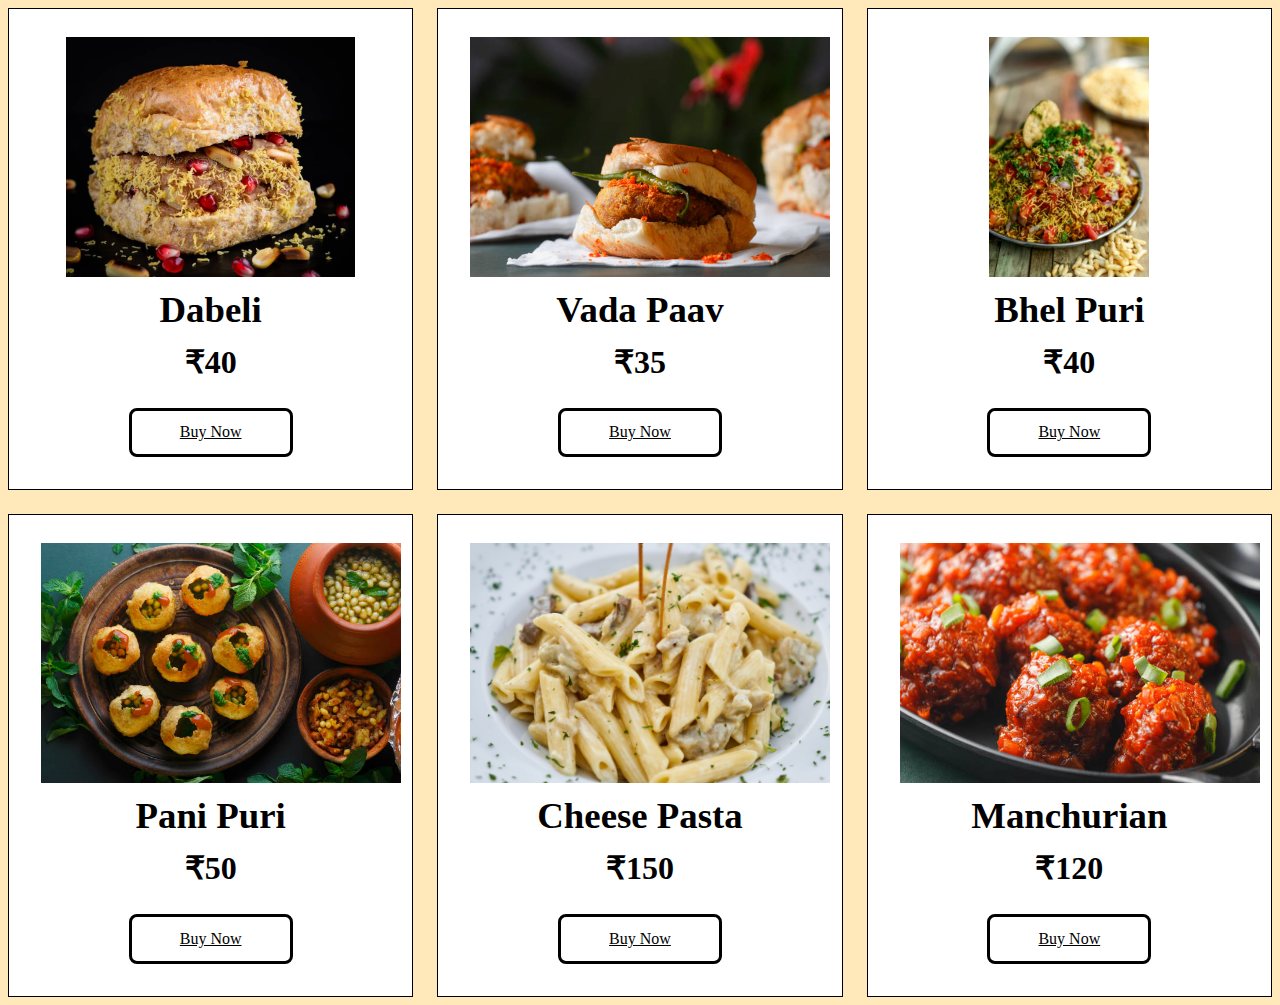
<file: chapati.html>
<!DOCTYPE html>
<html lang="en">
<head>
    <meta charset="UTF-8">
    <meta name="viewport" content="width=device-width, initial-scale=1.0">
    <title>Document</title>
    
</head>

<style>

    :root
{
    --green:#00ff33;
    --black:#000000;
    --light-shadow:0.5rem 0.5rem rgba(0, 0, 0, 0.1);
    --border: 0.1rem solid rgba(0, 0, 0.1);
    --outline: 0.1rem solid rgba(0, 0, 0.1);


    }

    body{
        background: rgb(255, 232, 185);
    }

 .box-container {

border: 0px solid;
display: grid;
grid-template-columns: repeat(auto-fit, minmax(20rem, 9fr));
gap: 1.5rem;
}
 .box-container .box {
   
border: 1px solid black;
padding: 3rem 2rem;
background: white;
outline: var(--outline) invert;
outline-offset: -1rem;
text-align: center;
box-shadow: var(--box-shadow);
}



 .box-container .box img {
margin: 1rem 0;
height: 15rem;
margin-top: -20px;

}

.box-container .box h2 {
font-size: 2.3rem;
line-height: 1.8;
margin-top: -20px;
color: var(--black);
}


 .box-container .box h3 {
font-size: 2rem;
line-height: 1.8;
margin-top: -40px;
color: var(--black);
}


.box-container .box .btn{
    
    border: 0.2rem solid black;
    margin: 1rem;
    display: inline-block;
    padding: 0.8rem 3rem;
    border-radius: .5rem;
    color: black;
    cursor:pointer;
    background: none;

}

.box-container .box .btn{
    margin-top: -30rem;
    margin-bottom: -30rem;
}

.box-container .box .btn:hover{
    background:rgb(2, 149, 2);
    color: white;
    cursor: pointer;
}

@media (max-width: 991px) {
html {
  font-size: 55%;
  .header {
    padding: 2rem;
  }
}
section.features {
  padding: 2rem;
}
}

</style>


<body>
    <div class="box-container">
        <div class="box ">
            <img src="dabeli-1.jpg" alt="">
            <h2>Dabeli</h2>
            <h3>₹40</h3>
            <a href="#" class="btn"> Buy Now </a>

        </div>

        <div class="box ">
            <img src="vadapav.jpg" alt="">
            <h2>Vada Paav</h2>
            <h3>₹35</h3>
            <a href="#" class="btn"> Buy Now </a>

        </div>

        <div class="box ">
            <img src="bhel.jpg" alt="">
            <h2>Bhel Puri</h2>
            <h3>₹40</h3>
            <a href="#" class="btn"> Buy Now </a>
        </div>

        <div class="box ">
            <img src="panipuri.jpg" alt="">
            <h2>Pani Puri</h2>
            <h3>₹50</h3>
            <a href="#" class="btn"> Buy Now </a>

        </div>

        <div class="box ">
            <img src="pasta.jpg" alt="">
            <h2>Cheese Pasta</h2>
            <h3>₹150</h3>
            </h3>
            <a href="#" class="btn"> Buy Now </a>

        </div>

        <div class="box ">
            <img src="manchurian.jpg" alt="">
            <h2>Manchurian</h2>
            <h3>₹120</h3>
            <a href="#" class="btn"> Buy Now </a>

        </div>


        
    </div>

</body>
</html>
</file>
